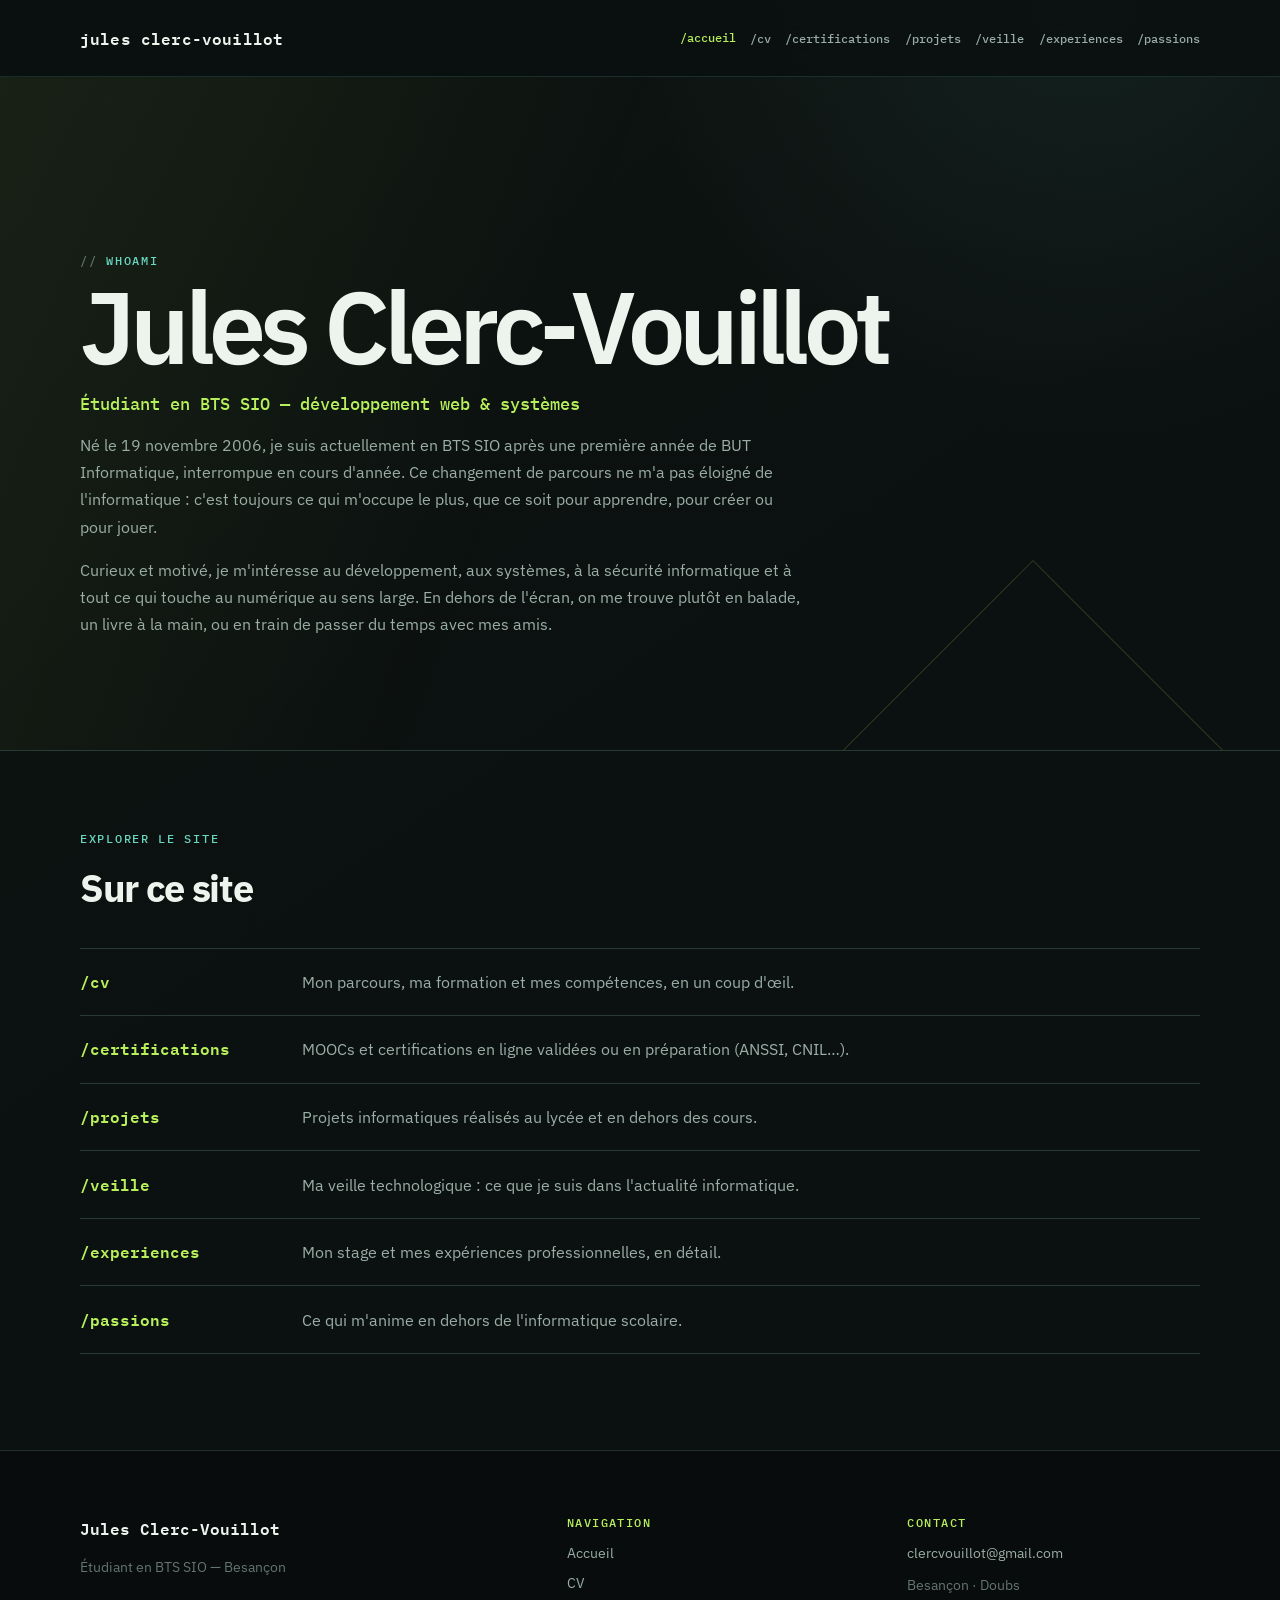
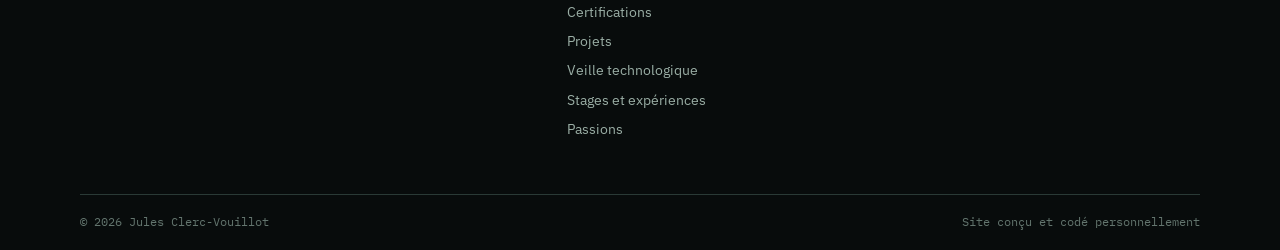
<file: index.html>
<!DOCTYPE html>
<html lang="fr">
<head>
<meta charset="UTF-8">
<meta name="viewport" content="width=device-width, initial-scale=1.0">
<title>Jules Clerc-Vouillot — Étudiant BTS SIO</title>
<meta name="description" content="Site personnel de Jules Clerc-Vouillot, étudiant en BTS SIO : CV, projets, veille technologique, stages et certifications.">
<link rel="preconnect" href="https://fonts.googleapis.com">
<link href="https://fonts.googleapis.com/css2?family=IBM+Plex+Mono:wght@400;500;600&family=IBM+Plex+Sans:wght@400;500;600&display=swap" rel="stylesheet">
<link rel="stylesheet" href="index.css">
</head>
<body>

<header class="site-header">
  <div class="wrap header-inner">
    <a href="index.html" class="logo">jules clerc-vouillot</a>
    <nav class="nav" id="nav">
      <a href="index.html" class="nav-link active">/accueil</a>
      <a href="cv.html" class="nav-link">/cv</a>
      <a href="certifications.html" class="nav-link">/certifications</a>
      <a href="projets.html" class="nav-link">/projets</a>
      <a href="veille.html" class="nav-link">/veille</a>
      <a href="experiences.html" class="nav-link">/experiences</a>
      <a href="passions.html" class="nav-link">/passions</a>
    </nav>
    <button class="nav-toggle" id="navToggle" aria-label="Ouvrir le menu" aria-expanded="false">menu</button>
  </div>
</header>

<main>
  <section class="hero">
    <div class="wrap">
      <span class="hero-kicker">whoami</span>
      <h1>Jules Clerc-Vouillot</h1>
      <p class="tagline">Étudiant en BTS SIO — développement web &amp; systèmes</p>
      <p>Né le 19 novembre 2006, je suis actuellement en BTS SIO après une première année de BUT Informatique, interrompue en cours d'année. Ce changement de parcours ne m'a pas éloigné de l'informatique : c'est toujours ce qui m'occupe le plus, que ce soit pour apprendre, pour créer ou pour jouer.</p>
      <p>Curieux et motivé, je m'intéresse au développement, aux systèmes, à la sécurité informatique et à tout ce qui touche au numérique au sens large. En dehors de l'écran, on me trouve plutôt en balade, un livre à la main, ou en train de passer du temps avec mes amis.</p>
    </div>
  </section>

  <section>
    <div class="wrap">
      <span class="section-label">Explorer le site</span>
      <h2 style="margin-bottom:1em;">Sur ce site</h2>
      <div class="dir">
        <div class="dir-row">
          <a href="cv.html" class="dir-path">/cv</a>
          <p>Mon parcours, ma formation et mes compétences, en un coup d'œil.</p>
        </div>
        <div class="dir-row">
          <a href="certifications.html" class="dir-path">/certifications</a>
          <p>MOOCs et certifications en ligne validées ou en préparation (ANSSI, CNIL…).</p>
        </div>
        <div class="dir-row">
          <a href="projets.html" class="dir-path">/projets</a>
          <p>Projets informatiques réalisés au lycée et en dehors des cours.</p>
        </div>
        <div class="dir-row">
          <a href="veille.html" class="dir-path">/veille</a>
          <p>Ma veille technologique : ce que je suis dans l'actualité informatique.</p>
        </div>
        <div class="dir-row">
          <a href="experiences.html" class="dir-path">/experiences</a>
          <p>Mon stage et mes expériences professionnelles, en détail.</p>
        </div>
        <div class="dir-row">
          <a href="passions.html" class="dir-path">/passions</a>
          <p>Ce qui m'anime en dehors de l'informatique scolaire.</p>
        </div>
      </div>
    </div>
  </section>
</main>

<footer class="site-footer">
  <div class="wrap footer-inner">
    <div class="footer-col">
      <p class="footer-name">Jules Clerc-Vouillot</p>
      <p class="footer-tagline">Étudiant en BTS SIO — Besançon</p>
    </div>
    <div class="footer-col">
      <p class="footer-heading">Navigation</p>
      <a href="index.html">Accueil</a>
      <a href="cv.html">CV</a>
      <a href="certifications.html">Certifications</a>
      <a href="projets.html">Projets</a>
      <a href="veille.html">Veille technologique</a>
      <a href="experiences.html">Stages et expériences</a>
      <a href="passions.html">Passions</a>
    </div>
    <div class="footer-col">
      <p class="footer-heading">Contact</p>
      <a href="mailto:clercvouillot@gmail.com">clercvouillot@gmail.com</a>
      <span class="footer-note">Besançon · Doubs</span>
    </div>
  </div>
  <div class="wrap footer-bottom">
    <span>© 2026 Jules Clerc-Vouillot</span>
    <span>Site conçu et codé personnellement</span>
  </div>
</footer>

<script src="script.js"></script>
</body>
</html>
</file>
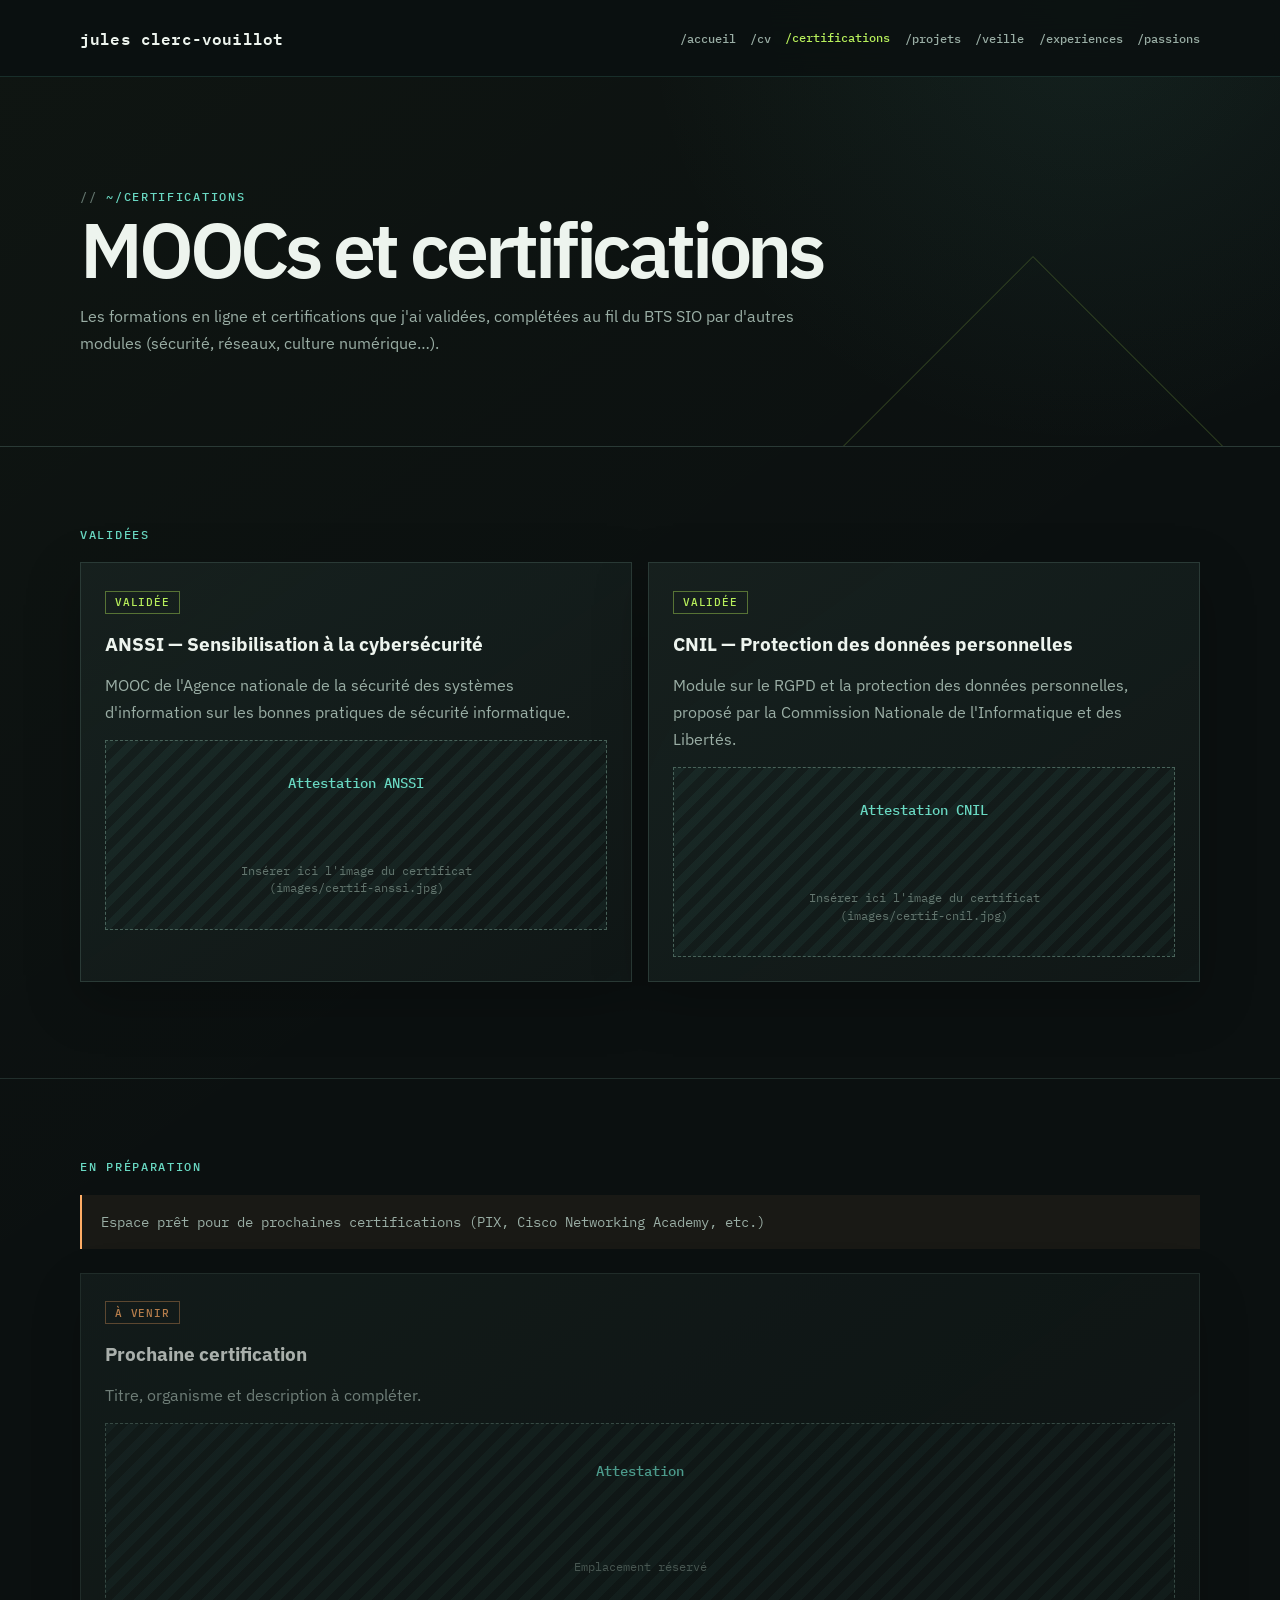
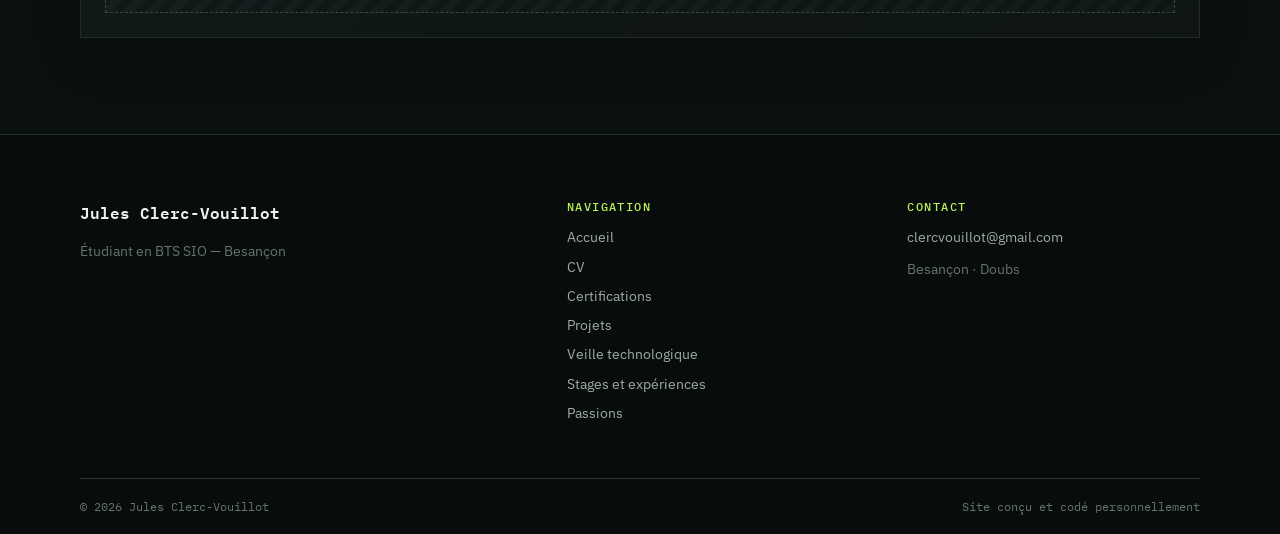
<file: certifications.html>
<!DOCTYPE html>
<html lang="fr">
<head>
<meta charset="UTF-8">
<meta name="viewport" content="width=device-width, initial-scale=1.0">
<title>Certifications — Jules Clerc-Vouillot</title>
<link rel="preconnect" href="https://fonts.googleapis.com">
<link href="https://fonts.googleapis.com/css2?family=IBM+Plex+Mono:wght@400;500;600&family=IBM+Plex+Sans:wght@400;500;600&display=swap" rel="stylesheet">
<link rel="stylesheet" href="certifications.css">
</head>
<body>

<header class="site-header">
  <div class="wrap header-inner">
    <a href="index.html" class="logo">jules clerc-vouillot</a>
    <nav class="nav" id="nav">
      <a href="index.html" class="nav-link">/accueil</a>
      <a href="cv.html" class="nav-link">/cv</a>
      <a href="certifications.html" class="nav-link active">/certifications</a>
      <a href="projets.html" class="nav-link">/projets</a>
      <a href="veille.html" class="nav-link">/veille</a>
      <a href="experiences.html" class="nav-link">/experiences</a>
      <a href="passions.html" class="nav-link">/passions</a>
    </nav>
    <button class="nav-toggle" id="navToggle" aria-label="Ouvrir le menu" aria-expanded="false">menu</button>
  </div>
</header>

<main>
  <section class="page-hero">
    <div class="wrap">
      <span class="path">~/certifications</span>
      <h1>MOOCs et certifications</h1>
      <p>Les formations en ligne et certifications que j'ai validées, complétées au fil du BTS SIO par d'autres modules (sécurité, réseaux, culture numérique…).</p>
    </div>
  </section>

  <section>
    <div class="wrap">
      <span class="section-label">Validées</span>
      <div class="card-grid">

        <div class="card">
          <span class="tag">Validée</span>
          <h3>ANSSI — Sensibilisation à la cybersécurité</h3>
          <p style="margin-bottom:14px;">MOOC de l'Agence nationale de la sécurité des systèmes d'information sur les bonnes pratiques de sécurité informatique.</p>
          <div class="placeholder medium">
            <div class="ph-title">Attestation ANSSI</div>
            <div class="ph-hint">Insérer ici l'image du certificat<br>(images/certif-anssi.jpg)</div>
          </div>
        </div>

        <div class="card">
          <span class="tag">Validée</span>
          <h3>CNIL — Protection des données personnelles</h3>
          <p style="margin-bottom:14px;">Module sur le RGPD et la protection des données personnelles, proposé par la Commission Nationale de l'Informatique et des Libertés.</p>
          <div class="placeholder medium">
            <div class="ph-title">Attestation CNIL</div>
            <div class="ph-hint">Insérer ici l'image du certificat<br>(images/certif-cnil.jpg)</div>
          </div>
        </div>

      </div>
    </div>
  </section>

  <section>
    <div class="wrap">
      <span class="section-label">En préparation</span>
      <div class="note">Espace prêt pour de prochaines certifications (PIX, Cisco Networking Academy, etc.)
      </div>
      <div class="card-grid">
        <div class="card" style="opacity:.7;">
          <span class="tag warn">À venir</span>
          <h3>Prochaine certification</h3>
          <p style="margin-bottom:14px;">Titre, organisme et description à compléter.</p>
          <div class="placeholder medium">
            <div class="ph-title">Attestation</div>
            <div class="ph-hint">Emplacement réservé</div>
          </div>
        </div>
      </div>
    </div>
  </section>
</main>

<footer class="site-footer">
  <div class="wrap footer-inner">
    <div class="footer-col">
      <p class="footer-name">Jules Clerc-Vouillot</p>
      <p class="footer-tagline">Étudiant en BTS SIO — Besançon</p>
    </div>
    <div class="footer-col">
      <p class="footer-heading">Navigation</p>
      <a href="index.html">Accueil</a>
      <a href="cv.html">CV</a>
      <a href="certifications.html">Certifications</a>
      <a href="projets.html">Projets</a>
      <a href="veille.html">Veille technologique</a>
      <a href="experiences.html">Stages et expériences</a>
      <a href="passions.html">Passions</a>
    </div>
    <div class="footer-col">
      <p class="footer-heading">Contact</p>
      <a href="mailto:clercvouillot@gmail.com">clercvouillot@gmail.com</a>
      <span class="footer-note">Besançon · Doubs</span>
    </div>
  </div>
  <div class="wrap footer-bottom">
    <span>© 2026 Jules Clerc-Vouillot</span>
    <span>Site conçu et codé personnellement</span>
  </div>
</footer>

<script src="script.js"></script>
</body>
</html>
</file>
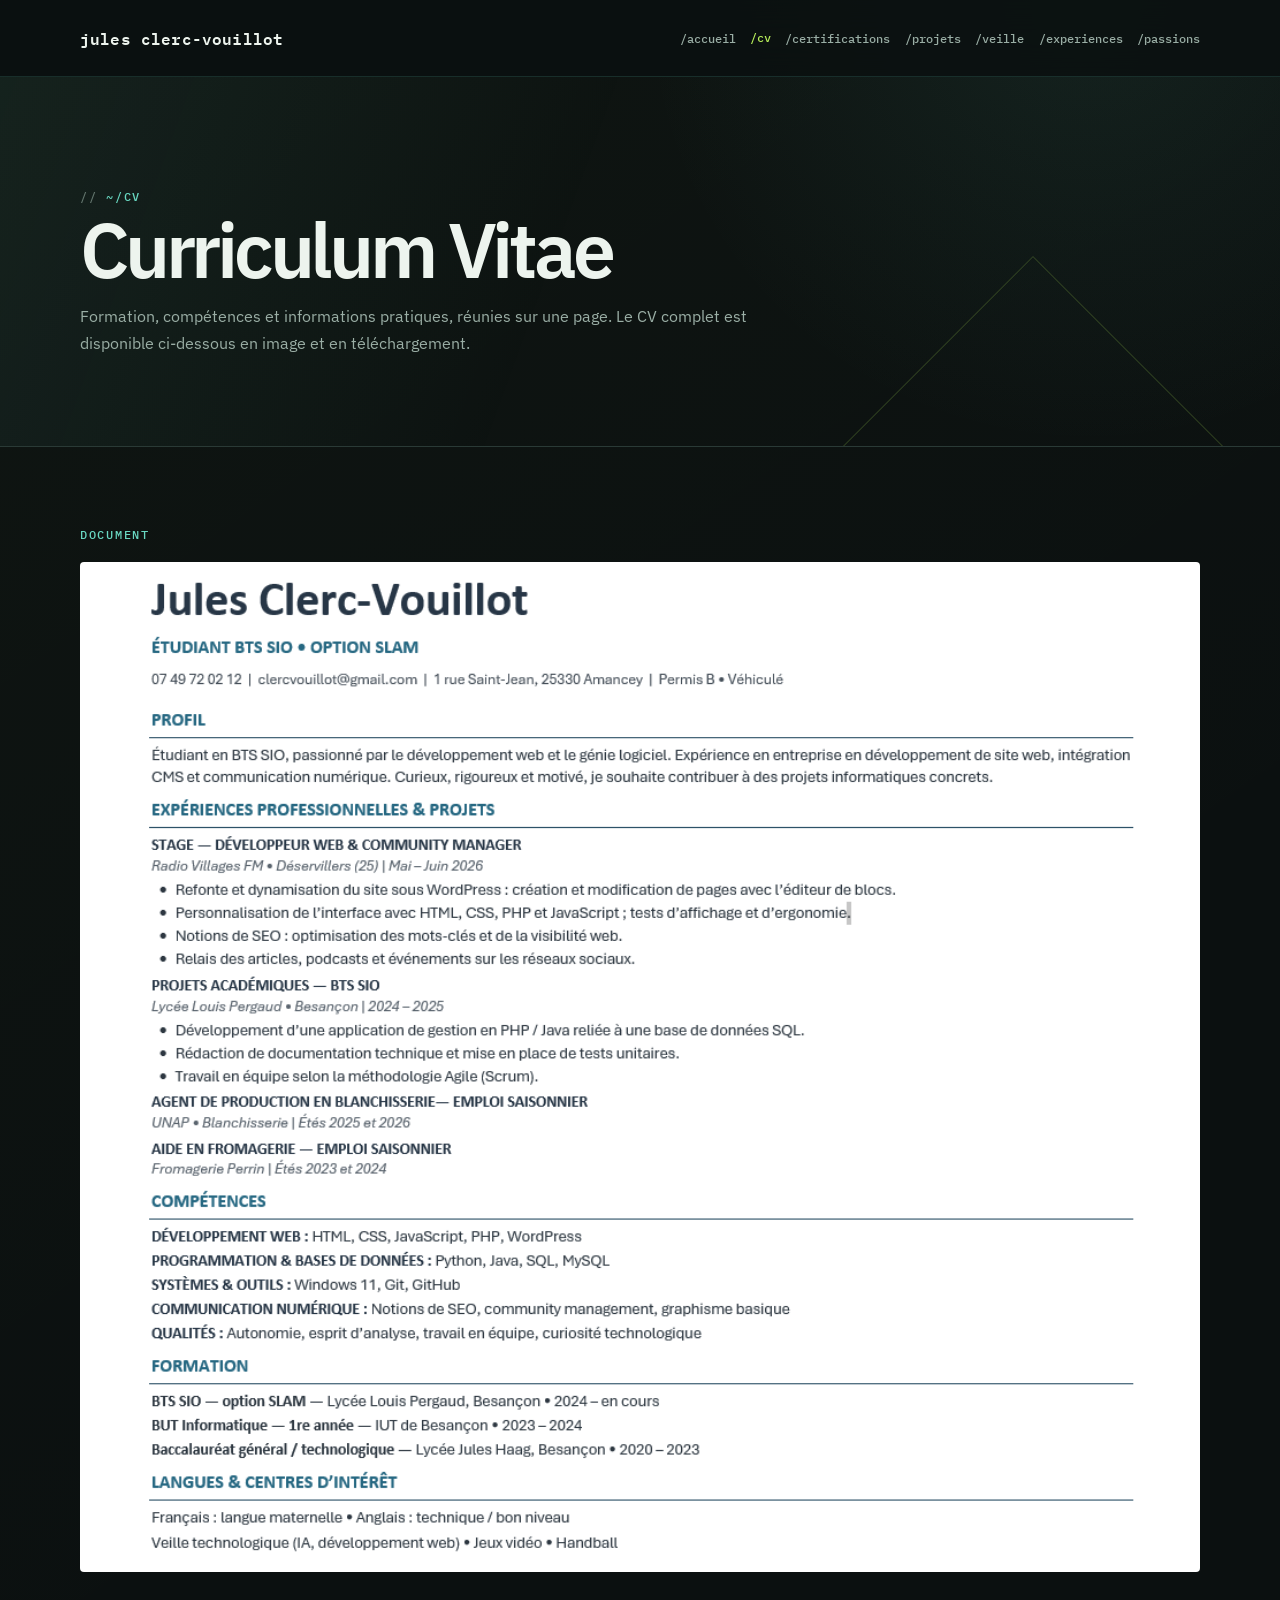
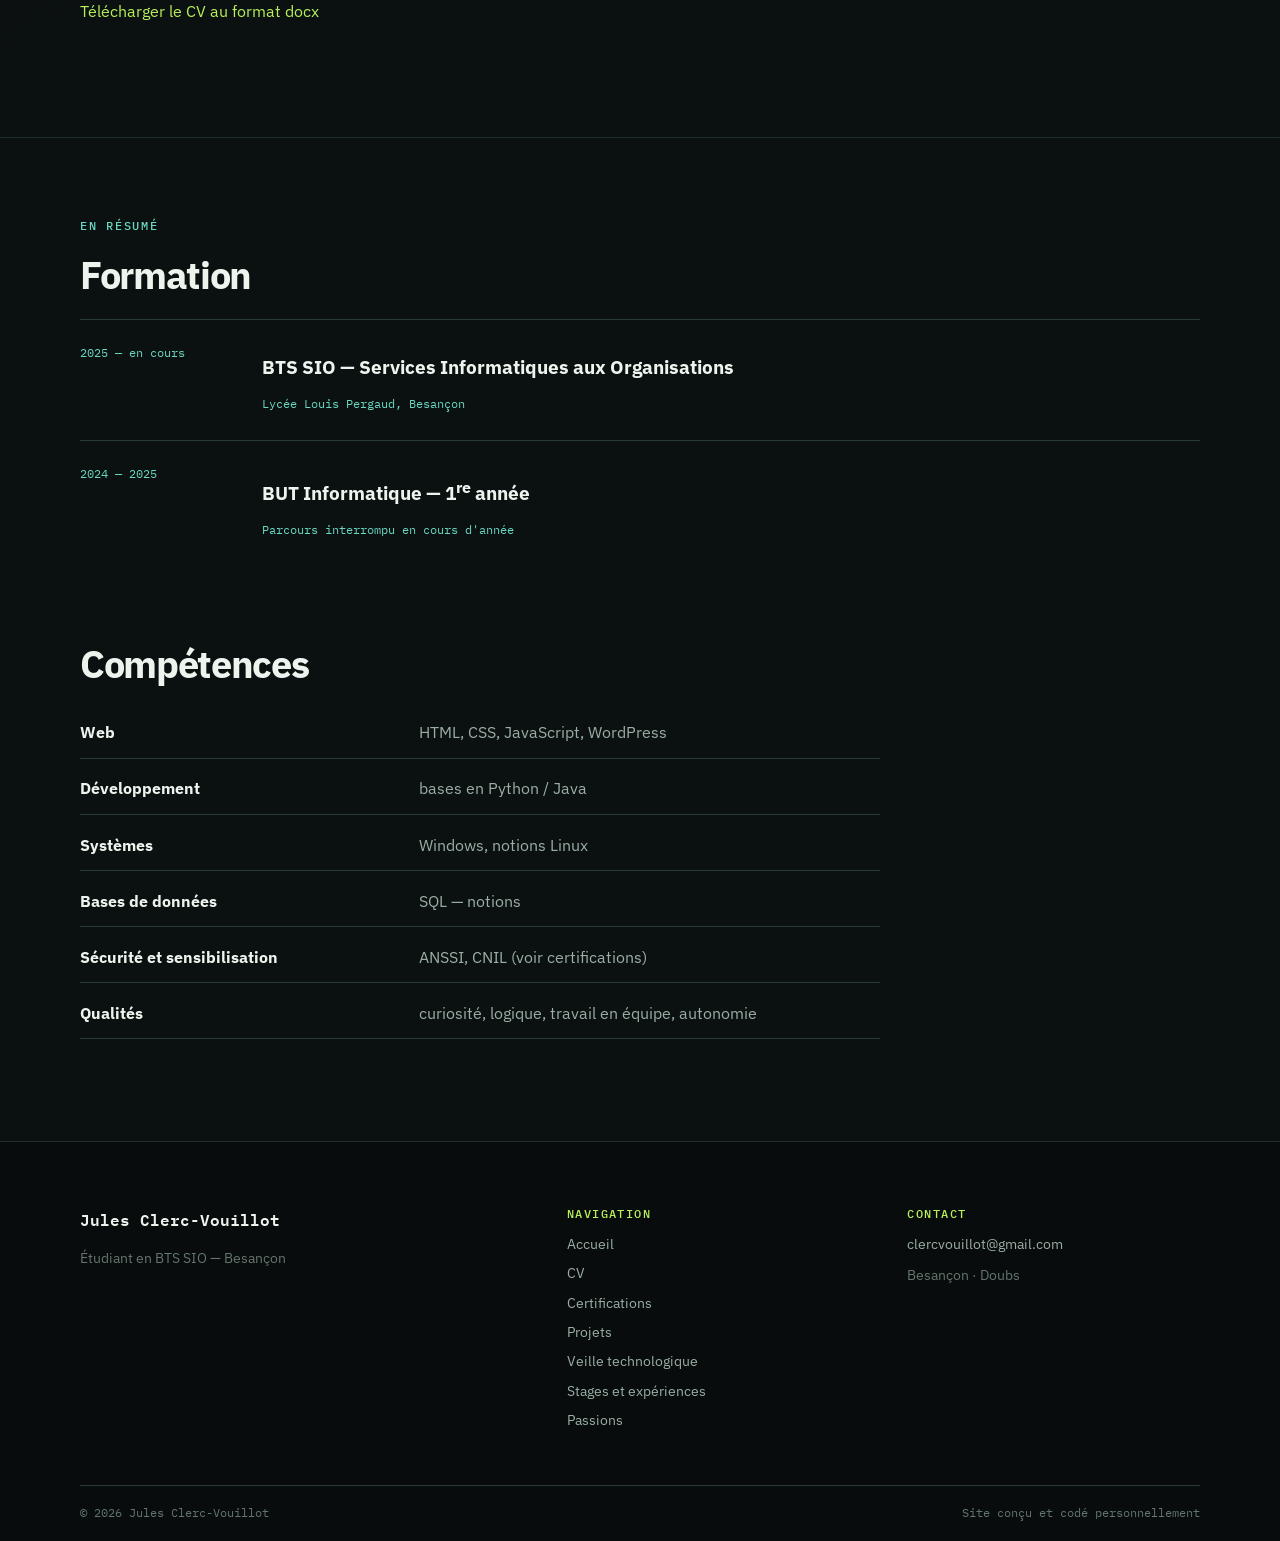
<file: cv.html>
<!DOCTYPE html>
<html lang="fr">
<head>
<meta charset="UTF-8">
<meta name="viewport" content="width=device-width, initial-scale=1.0">
<title>CV — Jules Clerc-Vouillot</title>
<link rel="preconnect" href="https://fonts.googleapis.com">
<link href="https://fonts.googleapis.com/css2?family=IBM+Plex+Mono:wght@400;500;600&family=IBM+Plex+Sans:wght@400;500;600&display=swap" rel="stylesheet">
<link rel="stylesheet" href="cv.css">
</head>
<body>

<header class="site-header">
  <div class="wrap header-inner">
    <a href="index.html" class="logo">jules clerc-vouillot</a>
    <nav class="nav" id="nav">
      <a href="index.html" class="nav-link">/accueil</a>
      <a href="cv.html" class="nav-link active">/cv</a>
      <a href="certifications.html" class="nav-link">/certifications</a>
      <a href="projets.html" class="nav-link">/projets</a>
      <a href="veille.html" class="nav-link">/veille</a>
      <a href="experiences.html" class="nav-link">/experiences</a>
      <a href="passions.html" class="nav-link">/passions</a>
    </nav>
    <button class="nav-toggle" id="navToggle" aria-label="Ouvrir le menu" aria-expanded="false">menu</button>
  </div>
</header>

<main>
  <section class="page-hero">
    <div class="wrap">
      <span class="path">~/cv</span>
      <h1>Curriculum Vitae</h1>
      <p>Formation, compétences et informations pratiques, réunies sur une page. Le CV complet est disponible ci-dessous en image et en téléchargement.</p>
    </div>
  </section>

  <section>
    <div class="wrap">
      <span class="section-label">Document</span>
      <div class="cv-image">
        <img src="CV_image.png" alt="Aperçu du CV de Jules Clerc-Vouillot" style="width:100%; height:auto; border-radius:4px;">
      </div>
      <p style="margin-top:18px;">
        <a href="CV_Jules_Clerc-Vouillot.docx">Télécharger le CV au format docx</a>
        
      </p>
    </div>
  </section>

  <section>
    <div class="wrap">
      <span class="section-label">En résumé</span>
      <h2>Formation</h2>
      <div class="timeline-item">
        <span class="when">2025 — en cours</span>
        <div>
          <h3>BTS SIO — Services Informatiques aux Organisations</h3>
          <span class="role">Lycée Louis Pergaud, Besançon</span>
        </div>
      </div>
      <div class="timeline-item">
        <span class="when">2024 — 2025</span>
        <div>
          <h3>BUT Informatique — 1<sup>re</sup> année</h3>
          <span class="role">Parcours interrompu en cours d'année</span>
        </div>
      </div>

      <h2 style="margin-top:2em;">Compétences</h2>
      <ul class="skill-list">
        <li><strong>Web</strong><span>HTML, CSS, JavaScript, WordPress</span></li>
        <li><strong>Développement</strong><span>bases en Python / Java</span></li>
        <li><strong>Systèmes</strong><span>Windows, notions Linux</span></li>
        <li><strong>Bases de données</strong><span>SQL — notions</span></li>
        <li><strong>Sécurité et sensibilisation</strong><span>ANSSI, CNIL (voir certifications)</span></li>
        <li><strong>Qualités</strong><span>curiosité, logique, travail en équipe, autonomie</span></li>
      </ul>
    </div>
  </section>
</main>

<footer class="site-footer">
  <div class="wrap footer-inner">
    <div class="footer-col">
      <p class="footer-name">Jules Clerc-Vouillot</p>
      <p class="footer-tagline">Étudiant en BTS SIO — Besançon</p>
    </div>
    <div class="footer-col">
      <p class="footer-heading">Navigation</p>
      <a href="index.html">Accueil</a>
      <a href="cv.html">CV</a>
      <a href="certifications.html">Certifications</a>
      <a href="projets.html">Projets</a>
      <a href="veille.html">Veille technologique</a>
      <a href="experiences.html">Stages et expériences</a>
      <a href="passions.html">Passions</a>
    </div>
    <div class="footer-col">
      <p class="footer-heading">Contact</p>
      <a href="mailto:clercvouillot@gmail.com">clercvouillot@gmail.com</a>
      <span class="footer-note">Besançon · Doubs</span>
    </div>
  </div>
  <div class="wrap footer-bottom">
    <span>© 2026 Jules Clerc-Vouillot</span>
    <span>Site conçu et codé personnellement</span>
  </div>
</footer>

<script src="script.js"></script>
</body>
</html>
</file>
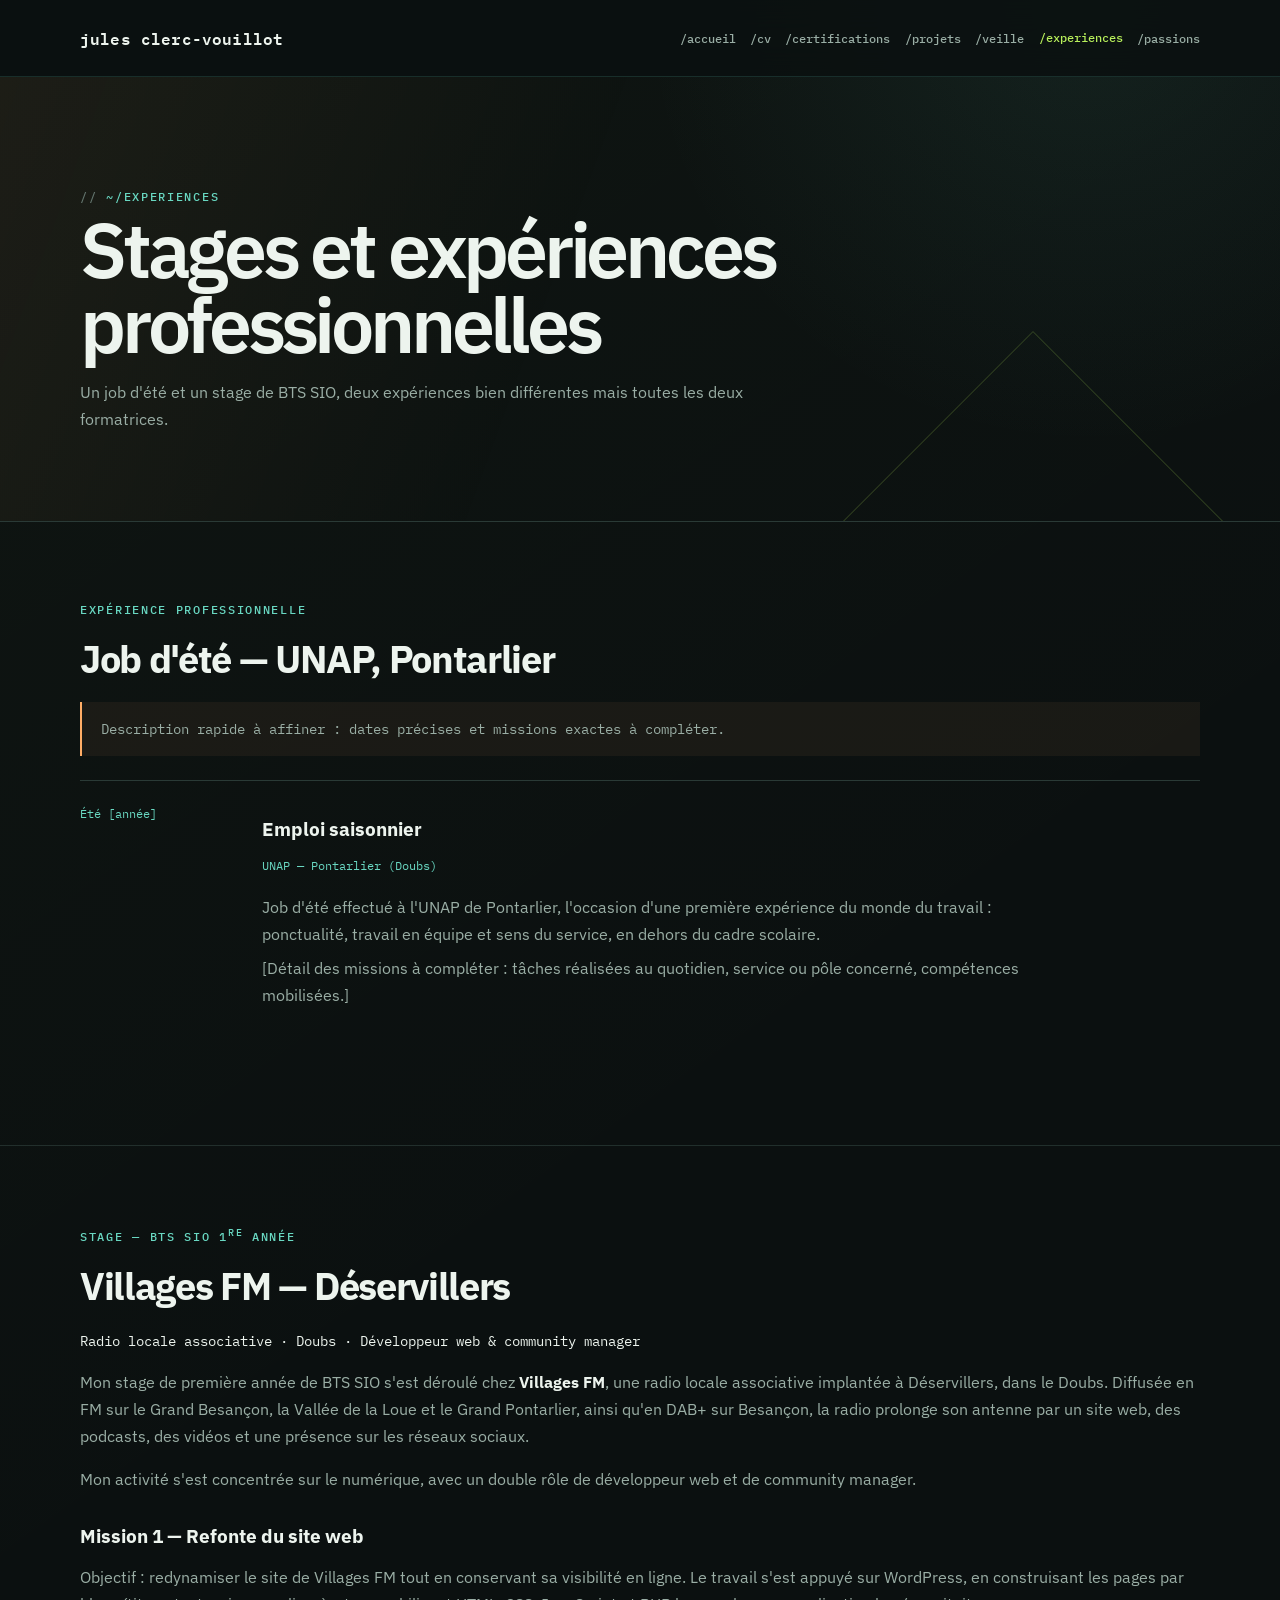
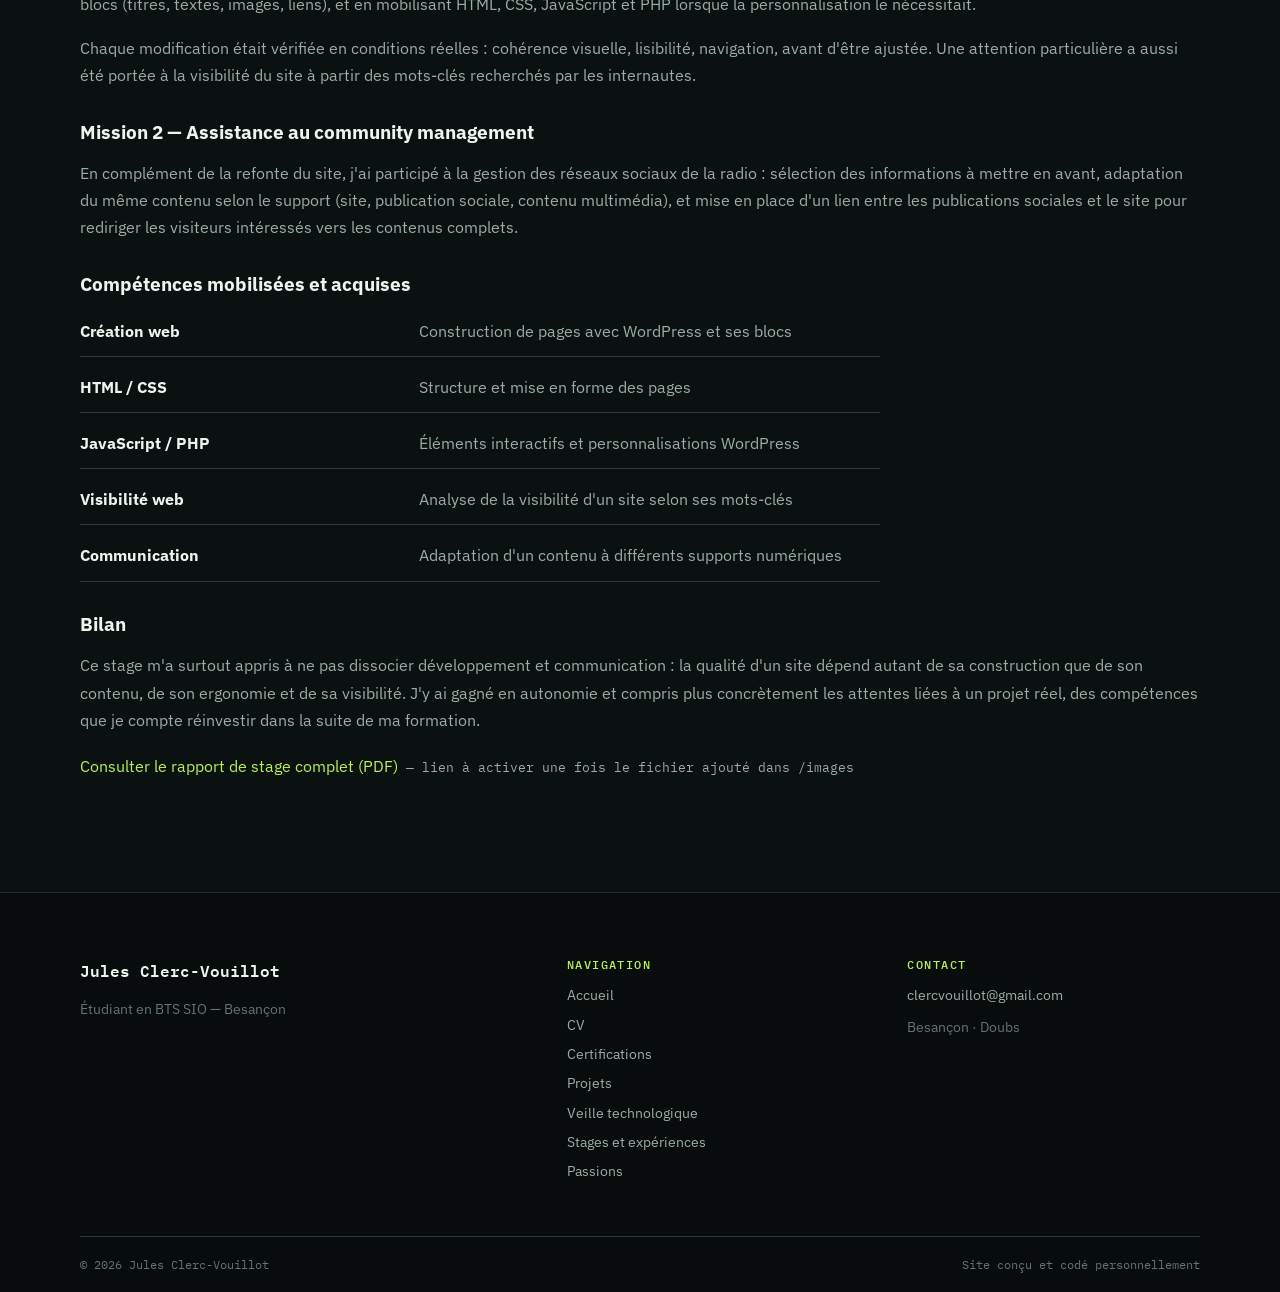
<file: experiences.html>
<!DOCTYPE html>
<html lang="fr">
<head>
<meta charset="UTF-8">
<meta name="viewport" content="width=device-width, initial-scale=1.0">
<title>Stages et expériences — Jules Clerc-Vouillot</title>
<link rel="preconnect" href="https://fonts.googleapis.com">
<link href="https://fonts.googleapis.com/css2?family=IBM+Plex+Mono:wght@400;500;600&family=IBM+Plex+Sans:wght@400;500;600&display=swap" rel="stylesheet">
<link rel="stylesheet" href="experiences.css">
</head>
<body>

<header class="site-header">
  <div class="wrap header-inner">
    <a href="index.html" class="logo">jules clerc-vouillot</a>
    <nav class="nav" id="nav">
      <a href="index.html" class="nav-link">/accueil</a>
      <a href="cv.html" class="nav-link">/cv</a>
      <a href="certifications.html" class="nav-link">/certifications</a>
      <a href="projets.html" class="nav-link">/projets</a>
      <a href="veille.html" class="nav-link">/veille</a>
      <a href="experiences.html" class="nav-link active">/experiences</a>
      <a href="passions.html" class="nav-link">/passions</a>
    </nav>
    <button class="nav-toggle" id="navToggle" aria-label="Ouvrir le menu" aria-expanded="false">menu</button>
  </div>
</header>

<main>
  <section class="page-hero">
    <div class="wrap">
      <span class="path">~/experiences</span>
      <h1>Stages et expériences professionnelles</h1>
      <p>Un job d'été et un stage de BTS SIO, deux expériences bien différentes mais toutes les deux formatrices.</p>
    </div>
  </section>

  <!-- ===================== EXPÉRIENCE PROFESSIONNELLE ===================== -->
  <section>
    <div class="wrap">
      <span class="section-label">Expérience professionnelle</span>
      <h2>Job d'été — UNAP, Pontarlier</h2>
      <div class="note">Description rapide à affiner : dates précises et missions exactes à compléter.</div>
      <div class="timeline-item">
        <span class="when">Été [année]</span>
        <div>
          <h3>Emploi saisonnier</h3>
          <span class="role">UNAP — Pontarlier (Doubs)</span>
          <p>Job d'été effectué à l'UNAP de Pontarlier, l'occasion d'une première expérience du monde du travail : ponctualité, travail en équipe et sens du service, en dehors du cadre scolaire.</p>
          <p style="margin-top:-.6em;">[Détail des missions à compléter : tâches réalisées au quotidien, service ou pôle concerné, compétences mobilisées.]</p>
        </div>
      </div>
    </div>
  </section>

  <!-- ===================== STAGE ===================== -->
  <section>
    <div class="wrap">
      <span class="section-label">Stage — BTS SIO 1<sup>re</sup> année</span>
      <h2>Villages FM — Déservillers</h2>
      <p style="font-family:'IBM Plex Mono',monospace; font-size:.85rem; color:var(--ink-faint);">Radio locale associative · Doubs · Développeur web &amp; community manager</p>

      <p>Mon stage de première année de BTS SIO s'est déroulé chez <strong>Villages FM</strong>, une radio locale associative implantée à Déservillers, dans le Doubs. Diffusée en FM sur le Grand Besançon, la Vallée de la Loue et le Grand Pontarlier, ainsi qu'en DAB+ sur Besançon, la radio prolonge son antenne par un site web, des podcasts, des vidéos et une présence sur les réseaux sociaux.</p>

      <p>Mon activité s'est concentrée sur le numérique, avec un double rôle de développeur web et de community manager.</p>

      <h3 style="margin-top:1.6em;">Mission 1 — Refonte du site web</h3>
      <p>Objectif : redynamiser le site de Villages FM tout en conservant sa visibilité en ligne. Le travail s'est appuyé sur WordPress, en construisant les pages par blocs (titres, textes, images, liens), et en mobilisant HTML, CSS, JavaScript et PHP lorsque la personnalisation le nécessitait.</p>
      <p>Chaque modification était vérifiée en conditions réelles : cohérence visuelle, lisibilité, navigation, avant d'être ajustée. Une attention particulière a aussi été portée à la visibilité du site à partir des mots-clés recherchés par les internautes.</p>

      <h3 style="margin-top:1.6em;">Mission 2 — Assistance au community management</h3>
      <p>En complément de la refonte du site, j'ai participé à la gestion des réseaux sociaux de la radio : sélection des informations à mettre en avant, adaptation du même contenu selon le support (site, publication sociale, contenu multimédia), et mise en place d'un lien entre les publications sociales et le site pour rediriger les visiteurs intéressés vers les contenus complets.</p>

      <h3 style="margin-top:1.6em;">Compétences mobilisées et acquises</h3>
      <ul class="skill-list">
        <li><strong>Création web</strong><span>Construction de pages avec WordPress et ses blocs</span></li>
        <li><strong>HTML / CSS</strong><span>Structure et mise en forme des pages</span></li>
        <li><strong>JavaScript / PHP</strong><span>Éléments interactifs et personnalisations WordPress</span></li>
        <li><strong>Visibilité web</strong><span>Analyse de la visibilité d'un site selon ses mots-clés</span></li>
        <li><strong>Communication</strong><span>Adaptation d'un contenu à différents supports numériques</span></li>
      </ul>

      <h3 style="margin-top:1.6em;">Bilan</h3>
      <p>Ce stage m'a surtout appris à ne pas dissocier développement et communication : la qualité d'un site dépend autant de sa construction que de son contenu, de son ergonomie et de sa visibilité. J'y ai gagné en autonomie et compris plus concrètement les attentes liées à un projet réel, des compétences que je compte réinvestir dans la suite de ma formation.</p>

      <p style="margin-top:1.2em;"><a href="images/rapport-de-stage.pdf">Consulter le rapport de stage complet (PDF)</a><span style="color:var(--ink-faint); font-family:'IBM Plex Mono',monospace; font-size:.82rem;"> — lien à activer une fois le fichier ajouté dans /images</span></p>
    </div>
  </section>
</main>

<footer class="site-footer">
  <div class="wrap footer-inner">
    <div class="footer-col">
      <p class="footer-name">Jules Clerc-Vouillot</p>
      <p class="footer-tagline">Étudiant en BTS SIO — Besançon</p>
    </div>
    <div class="footer-col">
      <p class="footer-heading">Navigation</p>
      <a href="index.html">Accueil</a>
      <a href="cv.html">CV</a>
      <a href="certifications.html">Certifications</a>
      <a href="projets.html">Projets</a>
      <a href="veille.html">Veille technologique</a>
      <a href="experiences.html">Stages et expériences</a>
      <a href="passions.html">Passions</a>
    </div>
    <div class="footer-col">
      <p class="footer-heading">Contact</p>
      <a href="mailto:clercvouillot@gmail.com">clercvouillot@gmail.com</a>
      <span class="footer-note">Besançon · Doubs</span>
    </div>
  </div>
  <div class="wrap footer-bottom">
    <span>© 2026 Jules Clerc-Vouillot</span>
    <span>Site conçu et codé personnellement</span>
  </div>
</footer>

<script src="script.js"></script>
</body>
</html>
</file>
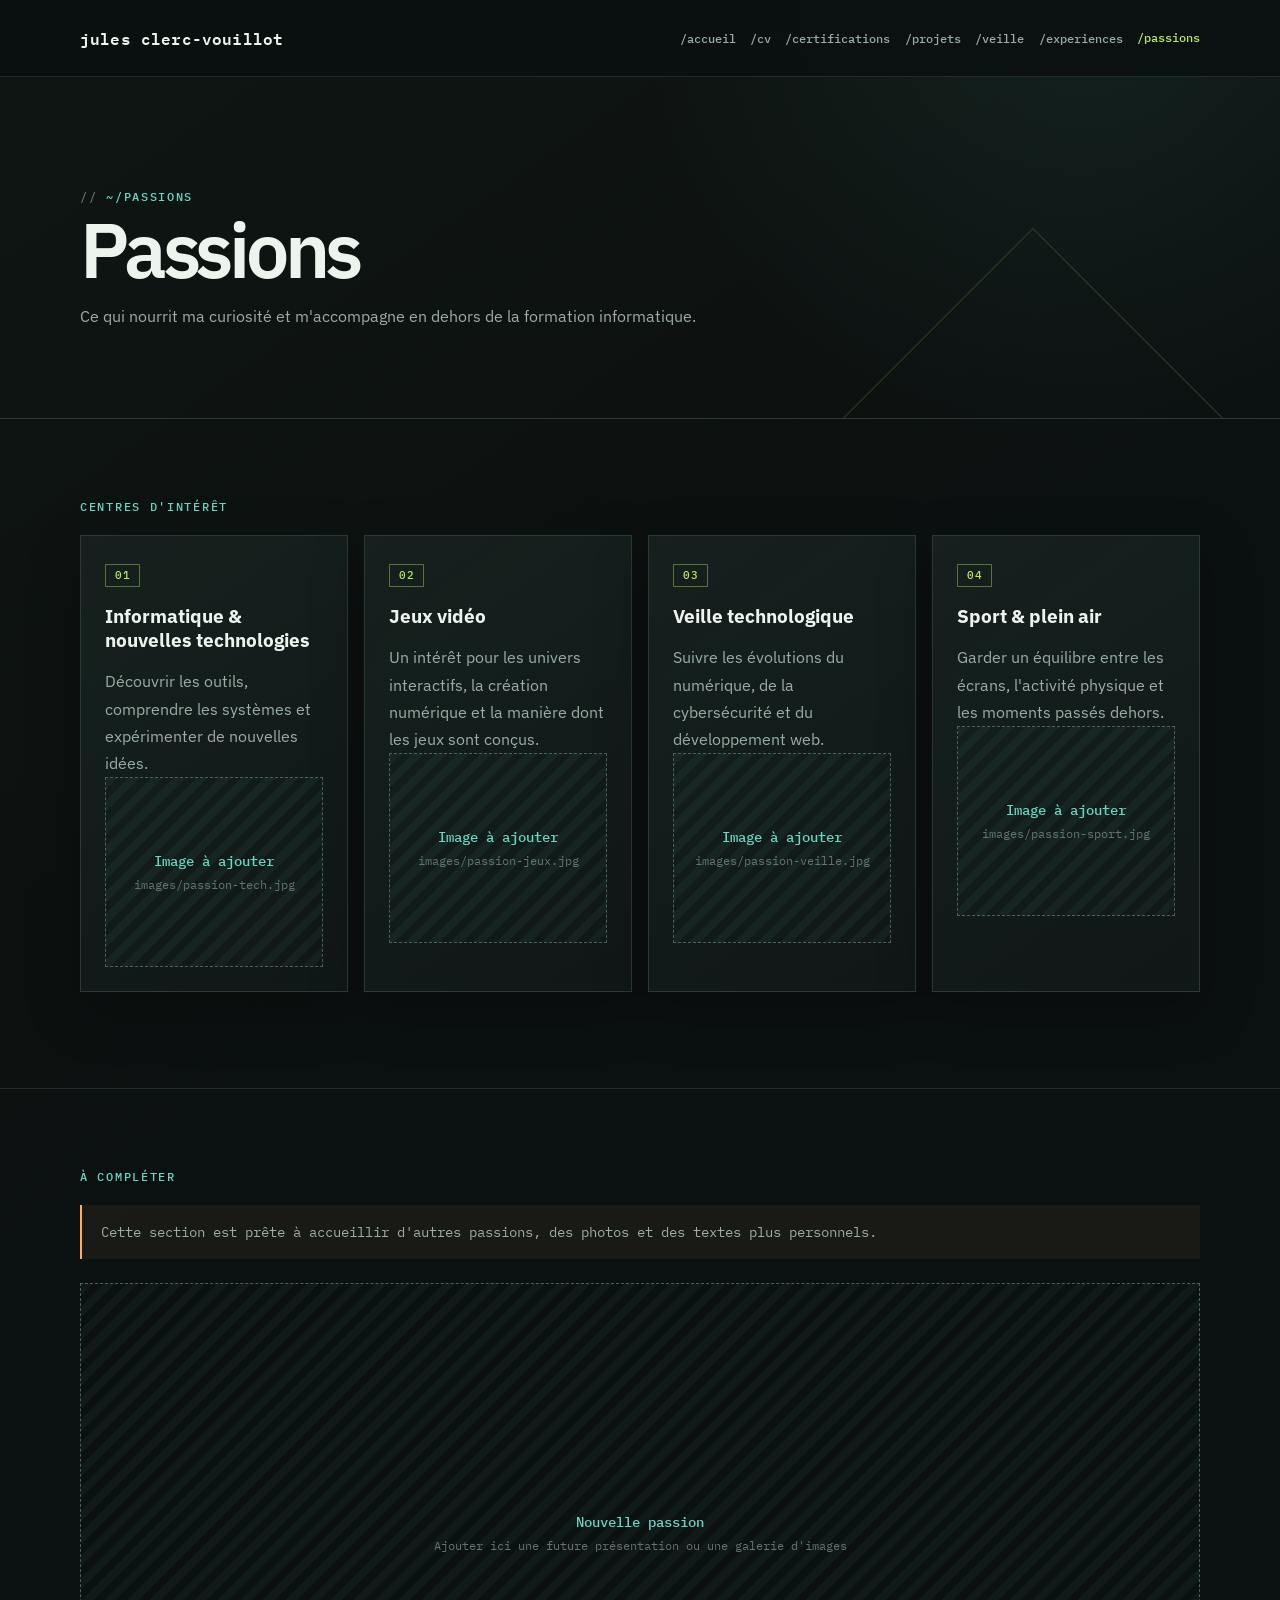
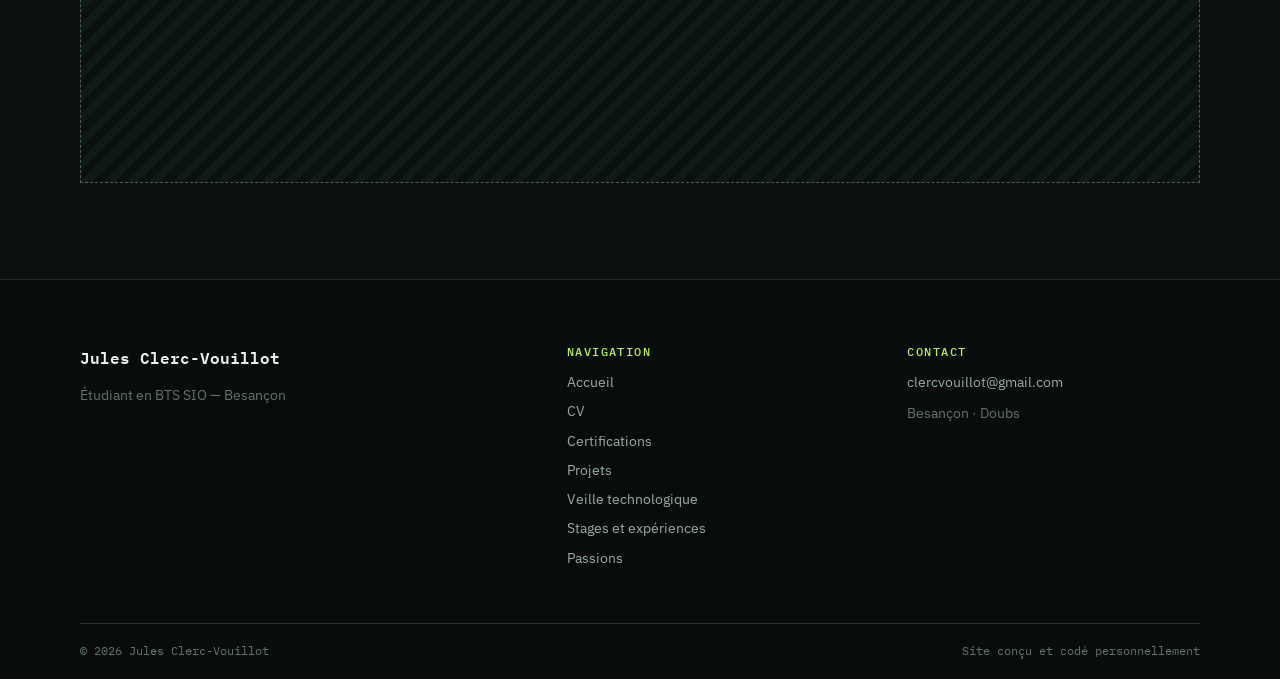
<file: passions.html>
<!DOCTYPE html>
<html lang="fr">
<head>
<meta charset="UTF-8">
<meta name="viewport" content="width=device-width, initial-scale=1.0">
<title>Passions — Jules Clerc-Vouillot</title>
<meta name="description" content="Les passions et centres d'intérêt de Jules Clerc-Vouillot.">
<link rel="preconnect" href="https://fonts.googleapis.com">
<link href="https://fonts.googleapis.com/css2?family=IBM+Plex+Mono:wght@400;500;600&family=IBM+Plex+Sans:wght@400;500;600&display=swap" rel="stylesheet">
<link rel="stylesheet" href="passions.css">
</head>
<body>
<header class="site-header">
  <div class="wrap header-inner">
    <a href="index.html" class="logo">jules clerc-vouillot</a>
    <nav class="nav" id="nav">
      <a href="index.html" class="nav-link">/accueil</a><a href="cv.html" class="nav-link">/cv</a><a href="certifications.html" class="nav-link">/certifications</a><a href="projets.html" class="nav-link">/projets</a><a href="veille.html" class="nav-link">/veille</a><a href="experiences.html" class="nav-link">/experiences</a><a href="passions.html" class="nav-link active">/passions</a>
    </nav>
    <button class="nav-toggle" id="navToggle" aria-label="Ouvrir le menu" aria-expanded="false">menu</button>
  </div>
</header>
<main>
  <section class="page-hero"><div class="wrap"><span class="path">~/passions</span><h1>Passions</h1><p>Ce qui nourrit ma curiosité et m'accompagne en dehors de la formation informatique.</p></div></section>
  <section><div class="wrap"><span class="section-label">Centres d'intérêt</span><div class="card-grid">
    <article class="card"><span class="tag">01</span><h3>Informatique &amp; nouvelles technologies</h3><p>Découvrir les outils, comprendre les systèmes et expérimenter de nouvelles idées.</p><div class="placeholder medium"><div><div class="ph-title">Image à ajouter</div><div class="ph-hint">images/passion-tech.jpg</div></div></div></article>
    <article class="card"><span class="tag">02</span><h3>Jeux vidéo</h3><p>Un intérêt pour les univers interactifs, la création numérique et la manière dont les jeux sont conçus.</p><div class="placeholder medium"><div><div class="ph-title">Image à ajouter</div><div class="ph-hint">images/passion-jeux.jpg</div></div></div></article>
    <article class="card"><span class="tag">03</span><h3>Veille technologique</h3><p>Suivre les évolutions du numérique, de la cybersécurité et du développement web.</p><div class="placeholder medium"><div><div class="ph-title">Image à ajouter</div><div class="ph-hint">images/passion-veille.jpg</div></div></div></article>
    <article class="card"><span class="tag">04</span><h3>Sport &amp; plein air</h3><p>Garder un équilibre entre les écrans, l'activité physique et les moments passés dehors.</p><div class="placeholder medium"><div><div class="ph-title">Image à ajouter</div><div class="ph-hint">images/passion-sport.jpg</div></div></div></article>
  </div></div></section>
  <section><div class="wrap"><span class="section-label">À compléter</span><div class="note">Cette section est prête à accueillir d'autres passions, des photos et des textes plus personnels.</div><div class="placeholder large"><div><div class="ph-title">Nouvelle passion</div><div class="ph-hint">Ajouter ici une future présentation ou une galerie d'images</div></div></div></div></section>
</main>
<footer class="site-footer"><div class="wrap footer-inner"><div class="footer-col"><p class="footer-name">Jules Clerc-Vouillot</p><p class="footer-tagline">Étudiant en BTS SIO — Besançon</p></div><div class="footer-col"><p class="footer-heading">Navigation</p><a href="index.html">Accueil</a><a href="cv.html">CV</a><a href="certifications.html">Certifications</a><a href="projets.html">Projets</a><a href="veille.html">Veille technologique</a><a href="experiences.html">Stages et expériences</a><a href="passions.html">Passions</a></div><div class="footer-col"><p class="footer-heading">Contact</p><a href="mailto:clercvouillot@gmail.com">clercvouillot@gmail.com</a><span class="footer-note">Besançon · Doubs</span></div></div><div class="wrap footer-bottom"><span>© 2026 Jules Clerc-Vouillot</span><span>Site conçu et codé personnellement</span></div></footer>
<script src="script.js"></script>
</body>
</html>
</file>
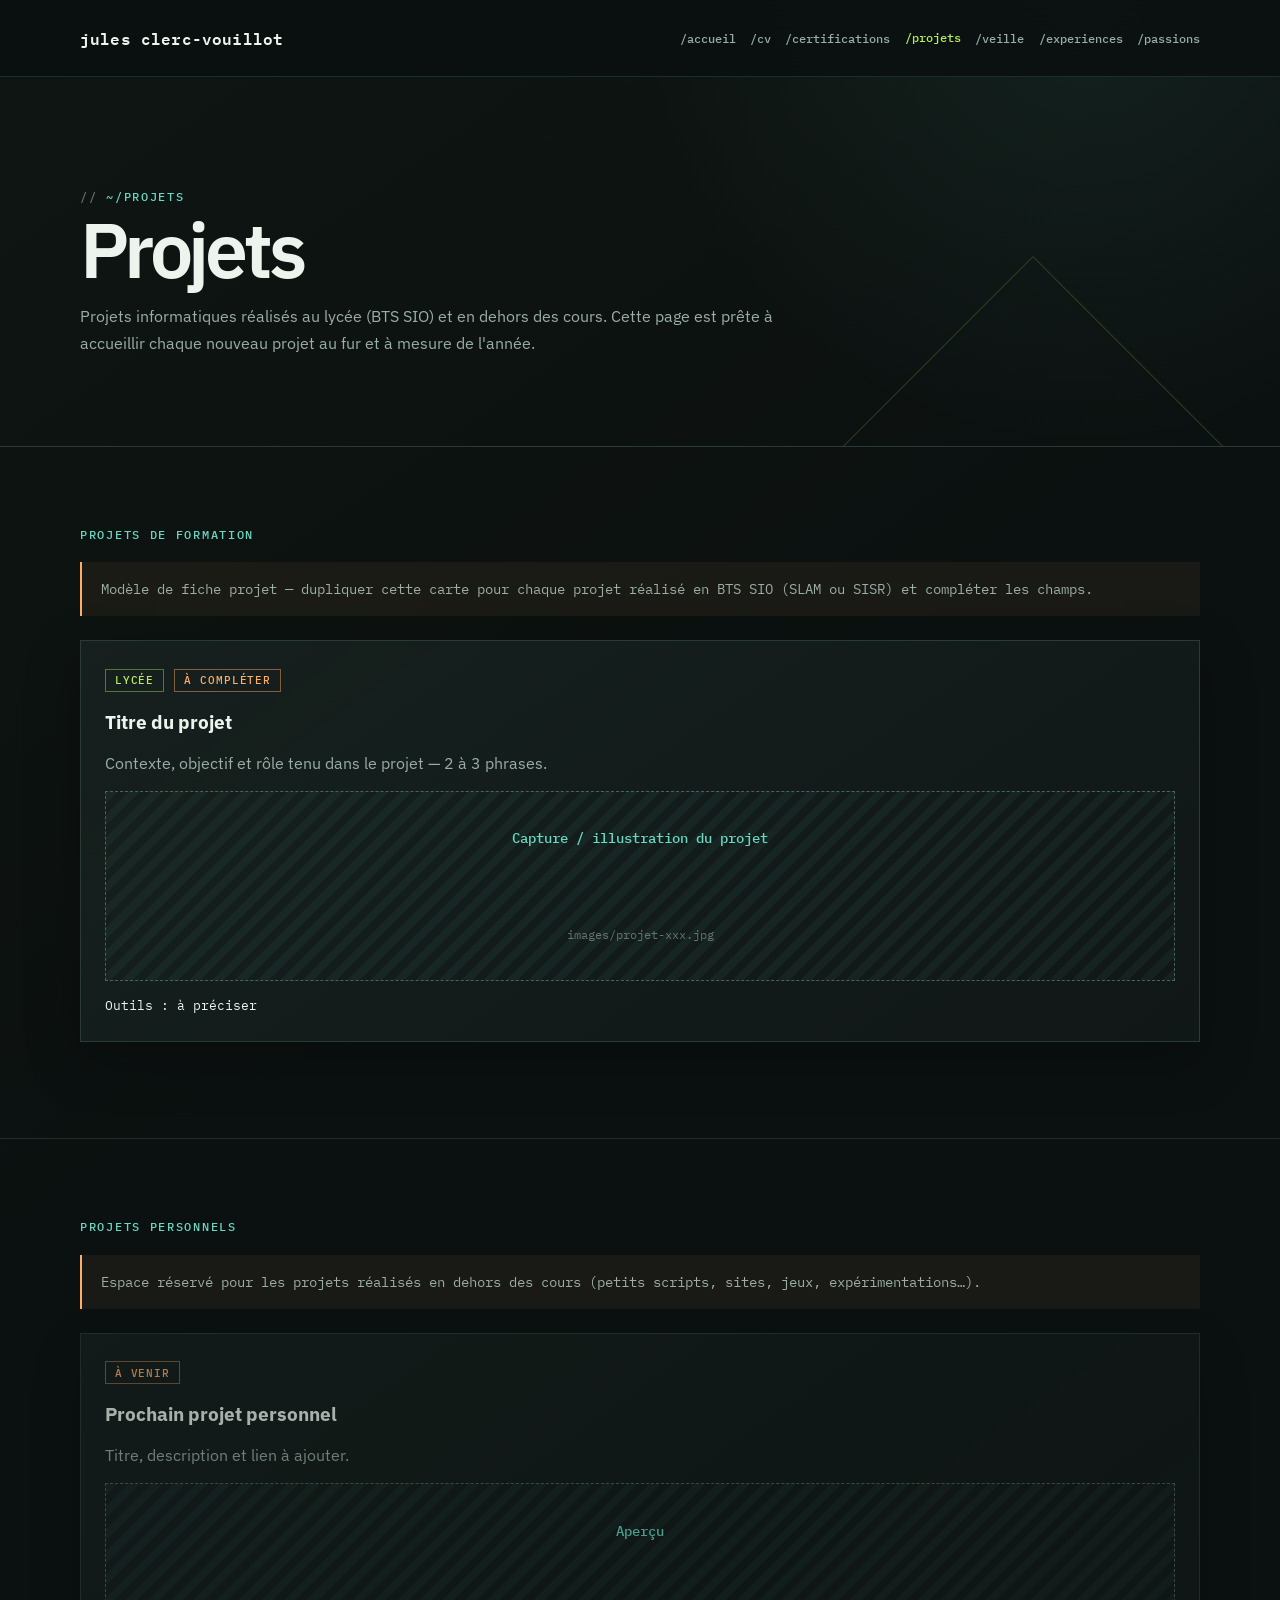
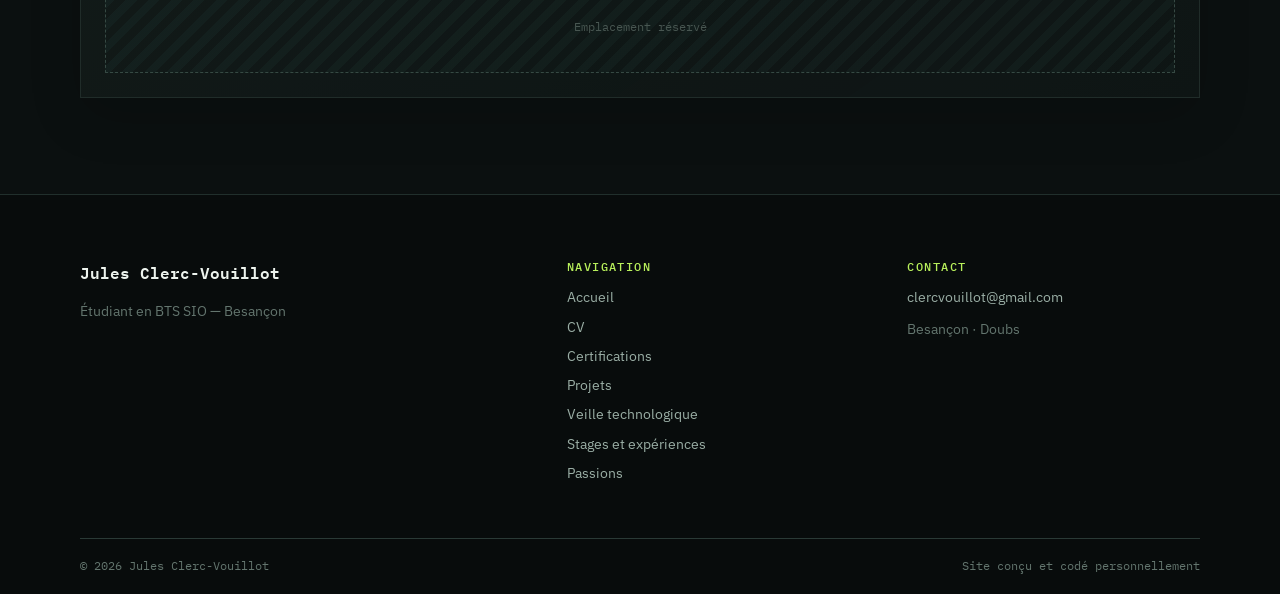
<file: projets.html>
<!DOCTYPE html>
<html lang="fr">
<head>
<meta charset="UTF-8">
<meta name="viewport" content="width=device-width, initial-scale=1.0">
<title>Projets — Jules Clerc-Vouillot</title>
<link rel="preconnect" href="https://fonts.googleapis.com">
<link href="https://fonts.googleapis.com/css2?family=IBM+Plex+Mono:wght@400;500;600&family=IBM+Plex+Sans:wght@400;500;600&display=swap" rel="stylesheet">
<link rel="stylesheet" href="projets.css">
</head>
<body>

<header class="site-header">
  <div class="wrap header-inner">
    <a href="index.html" class="logo">jules clerc-vouillot</a>
    <nav class="nav" id="nav">
      <a href="index.html" class="nav-link">/accueil</a>
      <a href="cv.html" class="nav-link">/cv</a>
      <a href="certifications.html" class="nav-link">/certifications</a>
      <a href="projets.html" class="nav-link active">/projets</a>
      <a href="veille.html" class="nav-link">/veille</a>
      <a href="experiences.html" class="nav-link">/experiences</a>
      <a href="passions.html" class="nav-link">/passions</a>
    </nav>
    <button class="nav-toggle" id="navToggle" aria-label="Ouvrir le menu" aria-expanded="false">menu</button>
  </div>
</header>

<main>
  <section class="page-hero">
    <div class="wrap">
      <span class="path">~/projets</span>
      <h1>Projets</h1>
      <p>Projets informatiques réalisés au lycée (BTS SIO) et en dehors des cours. Cette page est prête à accueillir chaque nouveau projet au fur et à mesure de l'année.</p>
    </div>
  </section>

  <section>
    <div class="wrap">
      <span class="section-label">Projets de formation</span>
      <div class="note">Modèle de fiche projet — dupliquer cette carte pour chaque projet réalisé en BTS SIO (SLAM ou SISR) et compléter les champs.</div>
      <div class="card-grid">
        <div class="card">
          <span class="tag">Lycée</span>
          <span class="tag warn">À compléter</span>
          <h3>Titre du projet</h3>
          <p style="margin-bottom:14px;">Contexte, objectif et rôle tenu dans le projet — 2 à 3 phrases.</p>
          <div class="placeholder medium">
            <div class="ph-title">Capture / illustration du projet</div>
            <div class="ph-hint">images/projet-xxx.jpg</div>
          </div>
          <p style="margin:14px 0 0; font-family:'IBM Plex Mono',monospace; font-size:.82rem; color:var(--ink-faint);">Outils : à préciser</p>
        </div>
      </div>
    </div>
  </section>

  <section>
    <div class="wrap">
      <span class="section-label">Projets personnels</span>
      <div class="note">Espace réservé pour les projets réalisés en dehors des cours (petits scripts, sites, jeux, expérimentations…).</div>
      <div class="card-grid">
        <div class="card" style="opacity:.7;">
          <span class="tag warn">À venir</span>
          <h3>Prochain projet personnel</h3>
          <p style="margin-bottom:14px;">Titre, description et lien à ajouter.</p>
          <div class="placeholder medium">
            <div class="ph-title">Aperçu</div>
            <div class="ph-hint">Emplacement réservé</div>
          </div>
        </div>
      </div>
    </div>
  </section>
</main>

<footer class="site-footer">
  <div class="wrap footer-inner">
    <div class="footer-col">
      <p class="footer-name">Jules Clerc-Vouillot</p>
      <p class="footer-tagline">Étudiant en BTS SIO — Besançon</p>
    </div>
    <div class="footer-col">
      <p class="footer-heading">Navigation</p>
      <a href="index.html">Accueil</a>
      <a href="cv.html">CV</a>
      <a href="certifications.html">Certifications</a>
      <a href="projets.html">Projets</a>
      <a href="veille.html">Veille technologique</a>
      <a href="experiences.html">Stages et expériences</a>
      <a href="passions.html">Passions</a>
    </div>
    <div class="footer-col">
      <p class="footer-heading">Contact</p>
      <a href="mailto:clercvouillot@gmail.com">clercvouillot@gmail.com</a>
      <span class="footer-note">Besançon · Doubs</span>
    </div>
  </div>
  <div class="wrap footer-bottom">
    <span>© 2026 Jules Clerc-Vouillot</span>
    <span>Site conçu et codé personnellement</span>
  </div>
</footer>

<script src="script.js"></script>
</body>
</html>
</file>
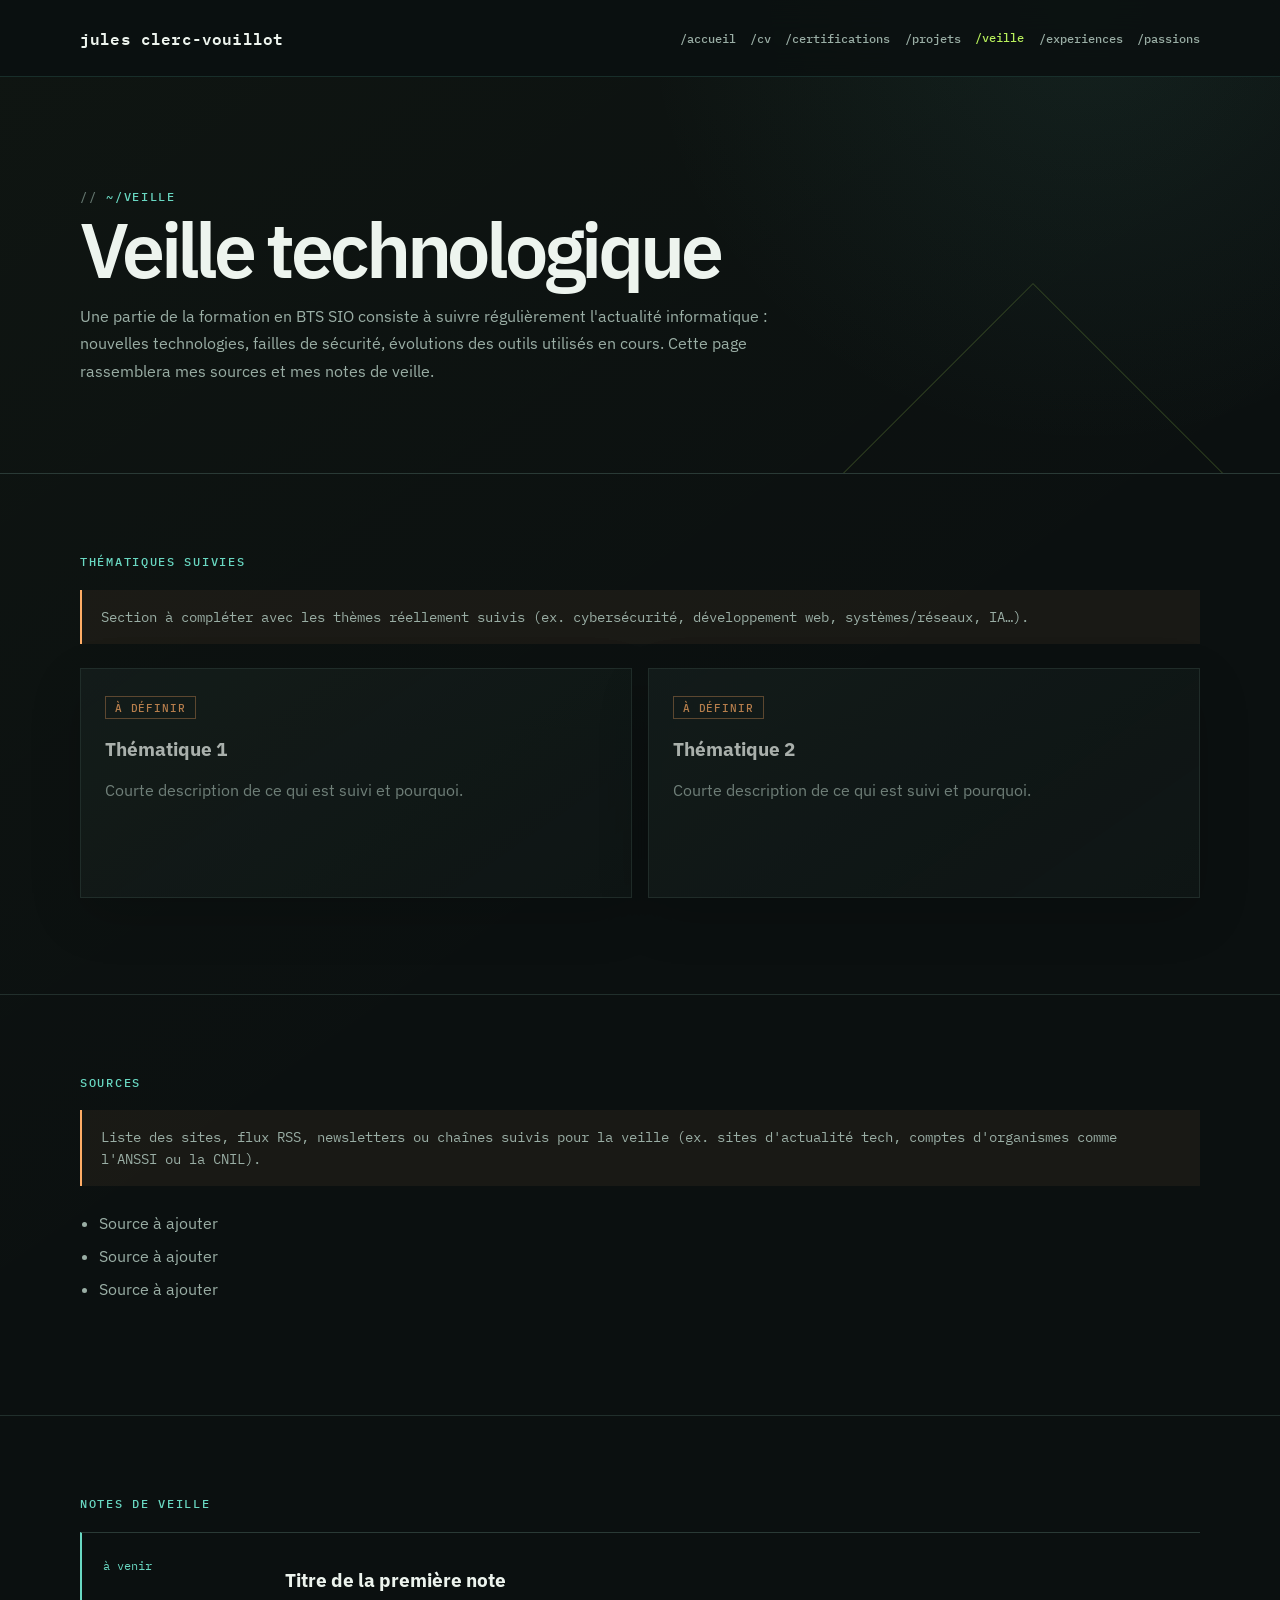
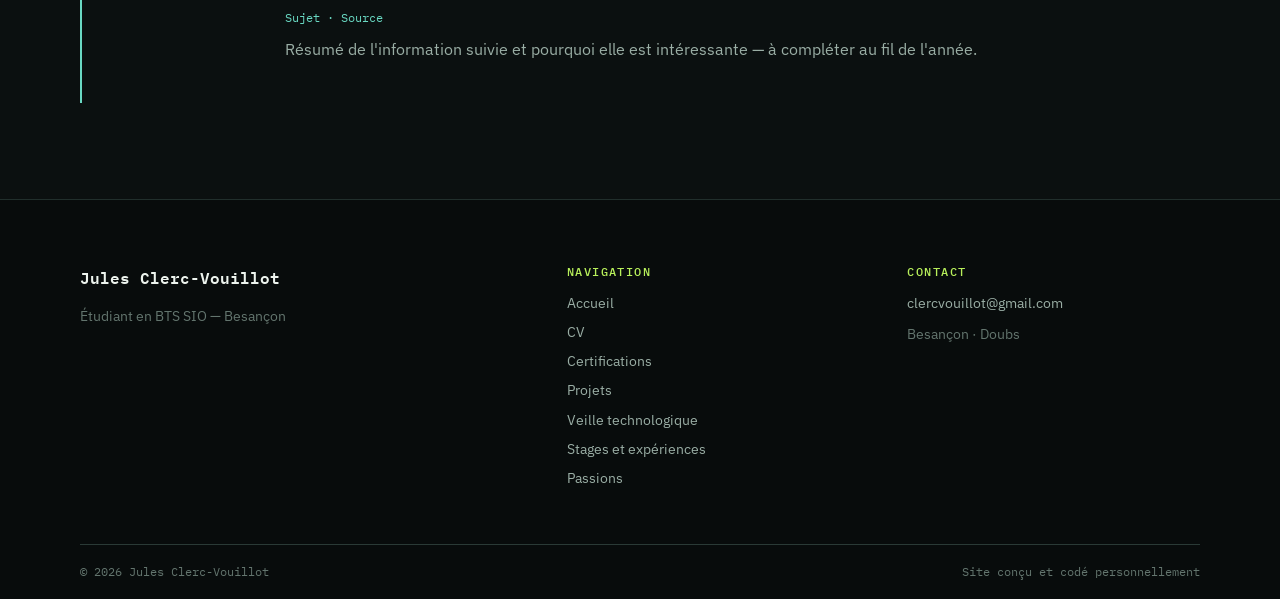
<file: veille.html>
<!DOCTYPE html>
<html lang="fr">
<head>
<meta charset="UTF-8">
<meta name="viewport" content="width=device-width, initial-scale=1.0">
<title>Veille technologique — Jules Clerc-Vouillot</title>
<link rel="preconnect" href="https://fonts.googleapis.com">
<link href="https://fonts.googleapis.com/css2?family=IBM+Plex+Mono:wght@400;500;600&family=IBM+Plex+Sans:wght@400;500;600&display=swap" rel="stylesheet">
<link rel="stylesheet" href="veille.css">
</head>
<body>

<header class="site-header">
  <div class="wrap header-inner">
    <a href="index.html" class="logo">jules clerc-vouillot</a>
    <nav class="nav" id="nav">
      <a href="index.html" class="nav-link">/accueil</a>
      <a href="cv.html" class="nav-link">/cv</a>
      <a href="certifications.html" class="nav-link">/certifications</a>
      <a href="projets.html" class="nav-link">/projets</a>
      <a href="veille.html" class="nav-link active">/veille</a>
      <a href="experiences.html" class="nav-link">/experiences</a>
      <a href="passions.html" class="nav-link">/passions</a>
    </nav>
    <button class="nav-toggle" id="navToggle" aria-label="Ouvrir le menu" aria-expanded="false">menu</button>
  </div>
</header>

<main>
  <section class="page-hero">
    <div class="wrap">
      <span class="path">~/veille</span>
      <h1>Veille technologique</h1>
      <p>Une partie de la formation en BTS SIO consiste à suivre régulièrement l'actualité informatique : nouvelles technologies, failles de sécurité, évolutions des outils utilisés en cours. Cette page rassemblera mes sources et mes notes de veille.</p>
    </div>
  </section>

  <section>
    <div class="wrap">
      <span class="section-label">Thématiques suivies</span>
      <div class="note">Section à compléter avec les thèmes réellement suivis (ex. cybersécurité, développement web, systèmes/réseaux, IA…).</div>
      <div class="card-grid">
        <div class="card" style="opacity:.7;">
          <span class="tag warn">À définir</span>
          <h3>Thématique 1</h3>
          <p>Courte description de ce qui est suivi et pourquoi.</p>
        </div>
        <div class="card" style="opacity:.7;">
          <span class="tag warn">À définir</span>
          <h3>Thématique 2</h3>
          <p>Courte description de ce qui est suivi et pourquoi.</p>
        </div>
      </div>
    </div>
  </section>

  <section>
    <div class="wrap">
      <span class="section-label">Sources</span>
      <div class="note">Liste des sites, flux RSS, newsletters ou chaînes suivis pour la veille (ex. sites d'actualité tech, comptes d'organismes comme l'ANSSI ou la CNIL).</div>
      <ul>
        <li>Source à ajouter</li>
        <li>Source à ajouter</li>
        <li>Source à ajouter</li>
      </ul>
    </div>
  </section>

  <section>
    <div class="wrap">
      <span class="section-label">Notes de veille</span>
      <div class="timeline-item">
        <span class="when">à venir</span>
        <div>
          <h3>Titre de la première note</h3>
          <span class="role">Sujet · Source</span>
          <p style="margin-top:.4em;">Résumé de l'information suivie et pourquoi elle est intéressante — à compléter au fil de l'année.</p>
        </div>
      </div>
    </div>
  </section>
</main>

<footer class="site-footer">
  <div class="wrap footer-inner">
    <div class="footer-col">
      <p class="footer-name">Jules Clerc-Vouillot</p>
      <p class="footer-tagline">Étudiant en BTS SIO — Besançon</p>
    </div>
    <div class="footer-col">
      <p class="footer-heading">Navigation</p>
      <a href="index.html">Accueil</a>
      <a href="cv.html">CV</a>
      <a href="certifications.html">Certifications</a>
      <a href="projets.html">Projets</a>
      <a href="veille.html">Veille technologique</a>
      <a href="experiences.html">Stages et expériences</a>
      <a href="passions.html">Passions</a>
    </div>
    <div class="footer-col">
      <p class="footer-heading">Contact</p>
      <a href="mailto:clercvouillot@gmail.com">clercvouillot@gmail.com</a>
      <span class="footer-note">Besançon · Doubs</span>
    </div>
  </div>
  <div class="wrap footer-bottom">
    <span>© 2026 Jules Clerc-Vouillot</span>
    <span>Site conçu et codé personnellement</span>
  </div>
</footer>

<script src="script.js"></script>
</body>
</html>
</file>
<file: index.css>
@import url('portfolio.css');
.hero { background: linear-gradient(110deg, rgba(184,240,91,.06), transparent 44%); }
</file>
<file: certifications.css>
@import url('portfolio.css');
.card-grid .card { min-height: 100%; }
</file>
<file: cv.css>
@import url('portfolio.css');
.page-hero { background: linear-gradient(110deg, rgba(105,216,194,.07), transparent 45%); }
</file>
<file: experiences.css>
@import url('portfolio.css');
.page-hero { background: linear-gradient(110deg, rgba(255,173,102,.06), transparent 45%); }
</file>
<file: passions.css>
@import url('portfolio.css');
.card-grid .card { min-height: 280px; }
</file>
<file: projets.css>
@import url('portfolio.css');
.card-grid .card { min-height: 100%; }
</file>
<file: veille.css>
@import url('portfolio.css');
.timeline-item { border-left: 2px solid var(--accent-2); padding-left: 1.3rem; }
</file>
